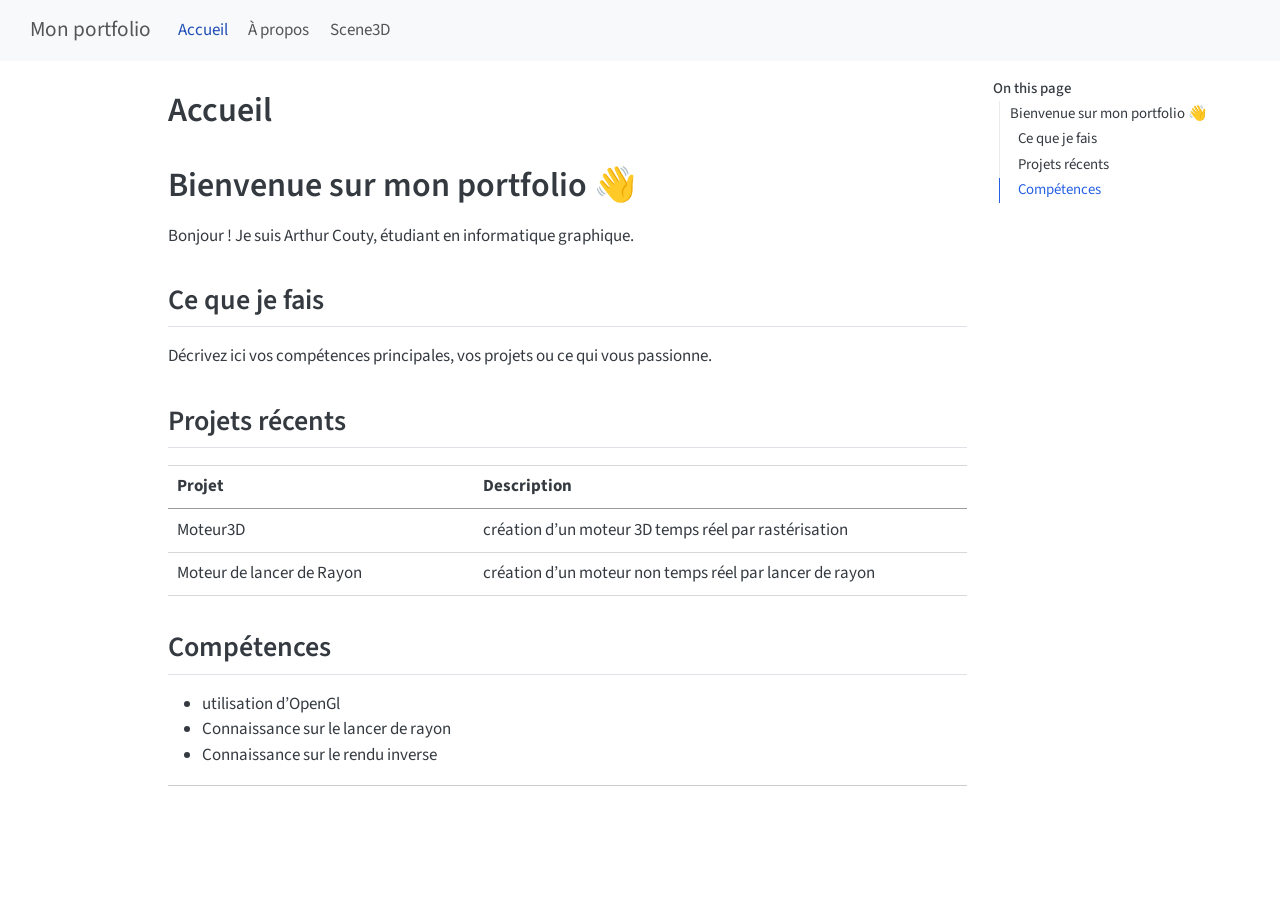
<file: docs/index.html>
<!DOCTYPE html>
<html xmlns="http://www.w3.org/1999/xhtml" lang="en" xml:lang="en"><head>

<meta charset="utf-8">
<meta name="generator" content="quarto-1.9.35">

<meta name="viewport" content="width=device-width, initial-scale=1.0, user-scalable=yes">


<title>Accueil – Mon portfolio</title>
<style>
/* Default styles provided by pandoc.
** See https://pandoc.org/MANUAL.html#variables-for-html for config info.
*/
code{white-space: pre-wrap;}
span.smallcaps{font-variant: small-caps;}
div.columns{display: flex; gap: min(4vw, 1.5em);}
div.column{flex: auto; overflow-x: auto;}
div.hanging-indent{margin-left: 1.5em; text-indent: -1.5em;}
ul.task-list{list-style: none;}
ul.task-list li input[type="checkbox"] {
  width: 0.8em;
  margin: 0 0.8em 0.2em -1em; /* quarto-specific, see https://github.com/quarto-dev/quarto-cli/issues/4556 */ 
  vertical-align: middle;
}
</style>


<script src="site_libs/quarto-nav/quarto-nav.js"></script>
<script src="site_libs/quarto-nav/headroom.min.js"></script>
<script src="site_libs/clipboard/clipboard.min.js"></script>
<script src="site_libs/quarto-html/quarto.js" type="module"></script>
<script src="site_libs/quarto-html/tabsets/tabsets.js" type="module"></script>
<script src="site_libs/quarto-html/popper.min.js"></script>
<script src="site_libs/quarto-html/tippy.umd.min.js"></script>
<script src="site_libs/quarto-html/anchor.min.js"></script>
<link href="site_libs/quarto-html/tippy.css" rel="stylesheet">
<link href="site_libs/quarto-html/quarto-syntax-highlighting-46f66b053e56abd73bb6e954d61a315b.css" rel="stylesheet" id="quarto-text-highlighting-styles">
<script src="site_libs/bootstrap/bootstrap.min.js"></script>
<link href="site_libs/bootstrap/bootstrap-icons.css" rel="stylesheet">
<link href="site_libs/bootstrap/bootstrap-a0f9fd0d421825b736dc1bbcbcba2219.min.css" rel="stylesheet" append-hash="true" id="quarto-bootstrap" data-mode="light">
<script id="quarto-search-options" type="application/json">{
  "language": {
    "search-no-results-text": "No results",
    "search-matching-documents-text": "matching documents",
    "search-copy-link-title": "Copy link to search",
    "search-hide-matches-text": "Hide additional matches",
    "search-more-match-text": "more match in this document",
    "search-more-matches-text": "more matches in this document",
    "search-clear-button-title": "Clear",
    "search-text-placeholder": "",
    "search-detached-cancel-button-title": "Cancel",
    "search-submit-button-title": "Submit",
    "search-label": "Search"
  }
}</script>


</head>

<body class="nav-fixed quarto-light">

<div id="quarto-search-results"></div>
  <header id="quarto-header" class="headroom fixed-top">
    <nav class="navbar navbar-expand-lg " data-bs-theme="dark">
      <div class="navbar-container container-fluid">
      <div class="navbar-brand-container mx-auto">
    <a class="navbar-brand" href="./index.html">
    <span class="navbar-title">Mon portfolio</span>
    </a>
  </div>
          <button class="navbar-toggler" type="button" data-bs-toggle="collapse" data-bs-target="#navbarCollapse" aria-controls="navbarCollapse" role="menu" aria-expanded="false" aria-label="Toggle navigation" onclick="if (window.quartoToggleHeadroom) { window.quartoToggleHeadroom(); }">
  <span class="navbar-toggler-icon"></span>
</button>
          <div class="collapse navbar-collapse" id="navbarCollapse">
            <ul class="navbar-nav navbar-nav-scroll me-auto">
  <li class="nav-item">
    <a class="nav-link active" href="./index.html" aria-current="page"> 
<span class="menu-text">Accueil</span></a>
  </li>  
  <li class="nav-item">
    <a class="nav-link" href="./about.html"> 
<span class="menu-text">À propos</span></a>
  </li>  
  <li class="nav-item">
    <a class="nav-link" href="./scene3D.html"> 
<span class="menu-text">Scene3D</span></a>
  </li>  
</ul>
          </div> <!-- /navcollapse -->
            <div class="quarto-navbar-tools">
</div>
      </div> <!-- /container-fluid -->
    </nav>
</header>
<!-- content -->
<div id="quarto-content" class="quarto-container page-columns page-rows-contents page-layout-article page-navbar">
<!-- sidebar -->
<!-- margin-sidebar -->
    <div id="quarto-margin-sidebar" class="sidebar margin-sidebar">
        <nav id="TOC" role="doc-toc" class="toc-active">
    <h2 id="toc-title">On this page</h2>
   
  <ul>
  <li><a href="#bienvenue-sur-mon-portfolio" id="toc-bienvenue-sur-mon-portfolio" class="nav-link active" data-scroll-target="#bienvenue-sur-mon-portfolio">Bienvenue sur mon portfolio 👋</a>
  <ul class="collapse">
  <li><a href="#ce-que-je-fais" id="toc-ce-que-je-fais" class="nav-link" data-scroll-target="#ce-que-je-fais">Ce que je fais</a></li>
  <li><a href="#projets-récents" id="toc-projets-récents" class="nav-link" data-scroll-target="#projets-récents">Projets récents</a></li>
  <li><a href="#compétences" id="toc-compétences" class="nav-link" data-scroll-target="#compétences">Compétences</a></li>
  </ul></li>
  </ul>
</nav>
    </div>
<!-- main -->
<main class="content" id="quarto-document-content">

<header id="title-block-header" class="quarto-title-block default">
<div class="quarto-title">
<h1 class="title">Accueil</h1>
</div>



<div class="quarto-title-meta">

    
  
    
  </div>
  


</header>


<section id="bienvenue-sur-mon-portfolio" class="level1">
<h1>Bienvenue sur mon portfolio 👋</h1>
<p>Bonjour ! Je suis Arthur Couty, étudiant en informatique graphique.</p>
<section id="ce-que-je-fais" class="level2">
<h2 class="anchored" data-anchor-id="ce-que-je-fais">Ce que je fais</h2>
<p>Décrivez ici vos compétences principales, vos projets ou ce qui vous passionne.</p>
</section>
<section id="projets-récents" class="level2">
<h2 class="anchored" data-anchor-id="projets-récents">Projets récents</h2>
<table class="caption-top table">
<colgroup>
<col style="width: 38%">
<col style="width: 61%">
</colgroup>
<thead>
<tr class="header">
<th>Projet</th>
<th>Description</th>
</tr>
</thead>
<tbody>
<tr class="odd">
<td>Moteur3D</td>
<td>création d’un moteur 3D temps réel par rastérisation</td>
</tr>
<tr class="even">
<td>Moteur de lancer de Rayon</td>
<td>création d’un moteur non temps réel par lancer de rayon</td>
</tr>
</tbody>
</table>
</section>
<section id="compétences" class="level2">
<h2 class="anchored" data-anchor-id="compétences">Compétences</h2>
<ul>
<li>utilisation d’OpenGl</li>
<li>Connaissance sur le lancer de rayon</li>
<li>Connaissance sur le rendu inverse</li>
</ul>
<hr>


</section>
</section>

</main> <!-- /main -->
<script id="quarto-html-after-body" type="application/javascript">
  window.document.addEventListener("DOMContentLoaded", function (event) {
    const icon = "";
    const anchorJS = new window.AnchorJS();
    anchorJS.options = {
      placement: 'right',
      icon: icon
    };
    anchorJS.add('.anchored');
    const isCodeAnnotation = (el) => {
      for (const clz of el.classList) {
        if (clz.startsWith('code-annotation-')) {                     
          return true;
        }
      }
      return false;
    }
    const onCopySuccess = function(e) {
      // button target
      const button = e.trigger;
      // don't keep focus
      button.blur();
      // flash "checked"
      button.classList.add('code-copy-button-checked');
      var currentTitle = button.getAttribute("title");
      button.setAttribute("title", "Copied!");
      let tooltip;
      if (window.bootstrap) {
        button.setAttribute("data-bs-toggle", "tooltip");
        button.setAttribute("data-bs-placement", "left");
        button.setAttribute("data-bs-title", "Copied!");
        tooltip = new bootstrap.Tooltip(button, 
          { trigger: "manual", 
            customClass: "code-copy-button-tooltip",
            offset: [0, -8]});
        tooltip.show();    
      }
      setTimeout(function() {
        if (tooltip) {
          tooltip.hide();
          button.removeAttribute("data-bs-title");
          button.removeAttribute("data-bs-toggle");
          button.removeAttribute("data-bs-placement");
        }
        button.setAttribute("title", currentTitle);
        button.classList.remove('code-copy-button-checked');
      }, 1000);
      // clear code selection
      e.clearSelection();
    }
    const getTextToCopy = function(trigger) {
      const outerScaffold = trigger.parentElement.cloneNode(true);
      const codeEl = outerScaffold.querySelector('code');
      for (const childEl of codeEl.children) {
        if (isCodeAnnotation(childEl)) {
          childEl.remove();
        }
      }
      return codeEl.innerText;
    }
    const clipboard = new window.ClipboardJS('.code-copy-button:not([data-in-quarto-modal])', {
      text: getTextToCopy
    });
    clipboard.on('success', onCopySuccess);
    if (window.document.getElementById('quarto-embedded-source-code-modal')) {
      const clipboardModal = new window.ClipboardJS('.code-copy-button[data-in-quarto-modal]', {
        text: getTextToCopy,
        container: window.document.getElementById('quarto-embedded-source-code-modal')
      });
      clipboardModal.on('success', onCopySuccess);
    }
      var localhostRegex = new RegExp(/^(?:http|https):\/\/localhost\:?[0-9]*\//);
      var mailtoRegex = new RegExp(/^mailto:/);
        var filterRegex = new RegExp('/' + window.location.host + '/');
      var isInternal = (href) => {
          return filterRegex.test(href) || localhostRegex.test(href) || mailtoRegex.test(href);
      }
      // Inspect non-navigation links and adorn them if external
     var links = window.document.querySelectorAll('a[href]:not(.nav-link):not(.navbar-brand):not(.toc-action):not(.sidebar-link):not(.sidebar-item-toggle):not(.pagination-link):not(.no-external):not([aria-hidden]):not(.dropdown-item):not(.quarto-navigation-tool):not(.about-link)');
      for (var i=0; i<links.length; i++) {
        const link = links[i];
        if (!isInternal(link.href)) {
          // undo the damage that might have been done by quarto-nav.js in the case of
          // links that we want to consider external
          if (link.dataset.originalHref !== undefined) {
            link.href = link.dataset.originalHref;
          }
        }
      }
    function tippyHover(el, contentFn, onTriggerFn, onUntriggerFn) {
      const config = {
        allowHTML: true,
        maxWidth: 500,
        delay: 100,
        arrow: false,
        appendTo: function(el) {
            return el.parentElement;
        },
        interactive: true,
        interactiveBorder: 10,
        theme: 'quarto',
        placement: 'bottom-start',
      };
      if (contentFn) {
        config.content = contentFn;
      }
      if (onTriggerFn) {
        config.onTrigger = onTriggerFn;
      }
      if (onUntriggerFn) {
        config.onUntrigger = onUntriggerFn;
      }
      window.tippy(el, config); 
    }
    const noterefs = window.document.querySelectorAll('a[role="doc-noteref"]');
    for (var i=0; i<noterefs.length; i++) {
      const ref = noterefs[i];
      tippyHover(ref, function() {
        // use id or data attribute instead here
        let href = ref.getAttribute('data-footnote-href') || ref.getAttribute('href');
        try { href = new URL(href).hash; } catch {}
        const id = href.replace(/^#\/?/, "");
        const note = window.document.getElementById(id);
        if (note) {
          return note.innerHTML;
        } else {
          return "";
        }
      });
    }
    const xrefs = window.document.querySelectorAll('a.quarto-xref');
    const processXRef = (id, note) => {
      // Strip column container classes
      const stripColumnClz = (el) => {
        el.classList.remove("page-full", "page-columns");
        if (el.children) {
          for (const child of el.children) {
            stripColumnClz(child);
          }
        }
      }
      stripColumnClz(note)
      if (id === null || id.startsWith('sec-')) {
        // Special case sections, only their first couple elements
        const container = document.createElement("div");
        if (note.children && note.children.length > 2) {
          container.appendChild(note.children[0].cloneNode(true));
          for (let i = 1; i < note.children.length; i++) {
            const child = note.children[i];
            if (child.tagName === "P" && child.innerText === "") {
              continue;
            } else {
              container.appendChild(child.cloneNode(true));
              break;
            }
          }
          if (window.Quarto?.typesetMath) {
            window.Quarto.typesetMath(container);
          }
          return container.innerHTML
        } else {
          if (window.Quarto?.typesetMath) {
            window.Quarto.typesetMath(note);
          }
          return note.innerHTML;
        }
      } else {
        // Remove any anchor links if they are present
        const anchorLink = note.querySelector('a.anchorjs-link');
        if (anchorLink) {
          anchorLink.remove();
        }
        if (window.Quarto?.typesetMath) {
          window.Quarto.typesetMath(note);
        }
        if (note.classList.contains("callout")) {
          return note.outerHTML;
        } else {
          return note.innerHTML;
        }
      }
    }
    for (var i=0; i<xrefs.length; i++) {
      const xref = xrefs[i];
      tippyHover(xref, undefined, function(instance) {
        instance.disable();
        let url = xref.getAttribute('href');
        let hash = undefined; 
        if (url.startsWith('#')) {
          hash = url;
        } else {
          try { hash = new URL(url).hash; } catch {}
        }
        if (hash) {
          const id = hash.replace(/^#\/?/, "");
          const note = window.document.getElementById(id);
          if (note !== null) {
            try {
              const html = processXRef(id, note.cloneNode(true));
              instance.setContent(html);
            } finally {
              instance.enable();
              instance.show();
            }
          } else {
            // See if we can fetch this
            fetch(url.split('#')[0])
            .then(res => res.text())
            .then(html => {
              const parser = new DOMParser();
              const htmlDoc = parser.parseFromString(html, "text/html");
              const note = htmlDoc.getElementById(id);
              if (note !== null) {
                const html = processXRef(id, note);
                instance.setContent(html);
              } 
            }).finally(() => {
              instance.enable();
              instance.show();
            });
          }
        } else {
          // See if we can fetch a full url (with no hash to target)
          // This is a special case and we should probably do some content thinning / targeting
          fetch(url)
          .then(res => res.text())
          .then(html => {
            const parser = new DOMParser();
            const htmlDoc = parser.parseFromString(html, "text/html");
            const note = htmlDoc.querySelector('main.content');
            if (note !== null) {
              // This should only happen for chapter cross references
              // (since there is no id in the URL)
              // remove the first header
              if (note.children.length > 0 && note.children[0].tagName === "HEADER") {
                note.children[0].remove();
              }
              const html = processXRef(null, note);
              instance.setContent(html);
            } 
          }).finally(() => {
            instance.enable();
            instance.show();
          });
        }
      }, function(instance) {
      });
    }
        let selectedAnnoteEl;
        const selectorForAnnotation = ( cell, annotation) => {
          let cellAttr = 'data-code-cell="' + cell + '"';
          let lineAttr = 'data-code-annotation="' +  annotation + '"';
          const selector = 'span[' + cellAttr + '][' + lineAttr + ']';
          return selector;
        }
        const selectCodeLines = (annoteEl) => {
          const doc = window.document;
          const targetCell = annoteEl.getAttribute("data-target-cell");
          const targetAnnotation = annoteEl.getAttribute("data-target-annotation");
          const annoteSpan = window.document.querySelector(selectorForAnnotation(targetCell, targetAnnotation));
          const lines = annoteSpan.getAttribute("data-code-lines").split(",");
          const lineIds = lines.map((line) => {
            return targetCell + "-" + line;
          })
          let top = null;
          let height = null;
          let parent = null;
          if (lineIds.length > 0) {
              //compute the position of the single el (top and bottom and make a div)
              const el = window.document.getElementById(lineIds[0]);
              top = el.offsetTop;
              height = el.offsetHeight;
              parent = el.parentElement.parentElement;
            if (lineIds.length > 1) {
              const lastEl = window.document.getElementById(lineIds[lineIds.length - 1]);
              const bottom = lastEl.offsetTop + lastEl.offsetHeight;
              height = bottom - top;
            }
            if (top !== null && height !== null && parent !== null) {
              // cook up a div (if necessary) and position it 
              let div = window.document.getElementById("code-annotation-line-highlight");
              if (div === null) {
                div = window.document.createElement("div");
                div.setAttribute("id", "code-annotation-line-highlight");
                div.style.position = 'absolute';
                parent.appendChild(div);
              }
              div.style.top = top - 2 + "px";
              div.style.height = height + 4 + "px";
              div.style.left = 0;
              let gutterDiv = window.document.getElementById("code-annotation-line-highlight-gutter");
              if (gutterDiv === null) {
                gutterDiv = window.document.createElement("div");
                gutterDiv.setAttribute("id", "code-annotation-line-highlight-gutter");
                gutterDiv.style.position = 'absolute';
                const codeCell = window.document.getElementById(targetCell);
                const gutter = codeCell.querySelector('.code-annotation-gutter');
                gutter.appendChild(gutterDiv);
              }
              gutterDiv.style.top = top - 2 + "px";
              gutterDiv.style.height = height + 4 + "px";
            }
            selectedAnnoteEl = annoteEl;
          }
        };
        const unselectCodeLines = () => {
          const elementsIds = ["code-annotation-line-highlight", "code-annotation-line-highlight-gutter"];
          elementsIds.forEach((elId) => {
            const div = window.document.getElementById(elId);
            if (div) {
              div.remove();
            }
          });
          selectedAnnoteEl = undefined;
        };
          // Handle positioning of the toggle
      window.addEventListener(
        "resize",
        throttle(() => {
          elRect = undefined;
          if (selectedAnnoteEl) {
            selectCodeLines(selectedAnnoteEl);
          }
        }, 10)
      );
      function throttle(fn, ms) {
      let throttle = false;
      let timer;
        return (...args) => {
          if(!throttle) { // first call gets through
              fn.apply(this, args);
              throttle = true;
          } else { // all the others get throttled
              if(timer) clearTimeout(timer); // cancel #2
              timer = setTimeout(() => {
                fn.apply(this, args);
                timer = throttle = false;
              }, ms);
          }
        };
      }
        // Attach click handler to the DT
        const annoteDls = window.document.querySelectorAll('dt[data-target-cell]');
        for (const annoteDlNode of annoteDls) {
          annoteDlNode.addEventListener('click', (event) => {
            const clickedEl = event.target;
            if (clickedEl !== selectedAnnoteEl) {
              unselectCodeLines();
              const activeEl = window.document.querySelector('dt[data-target-cell].code-annotation-active');
              if (activeEl) {
                activeEl.classList.remove('code-annotation-active');
              }
              selectCodeLines(clickedEl);
              clickedEl.classList.add('code-annotation-active');
            } else {
              // Unselect the line
              unselectCodeLines();
              clickedEl.classList.remove('code-annotation-active');
            }
          });
        }
    const findCites = (el) => {
      const parentEl = el.parentElement;
      if (parentEl) {
        const cites = parentEl.dataset.cites;
        if (cites) {
          return {
            el,
            cites: cites.split(' ')
          };
        } else {
          return findCites(el.parentElement)
        }
      } else {
        return undefined;
      }
    };
    var bibliorefs = window.document.querySelectorAll('a[role="doc-biblioref"]');
    for (var i=0; i<bibliorefs.length; i++) {
      const ref = bibliorefs[i];
      const citeInfo = findCites(ref);
      if (citeInfo) {
        tippyHover(citeInfo.el, function() {
          var popup = window.document.createElement('div');
          citeInfo.cites.forEach(function(cite) {
            var citeDiv = window.document.createElement('div');
            citeDiv.classList.add('hanging-indent');
            citeDiv.classList.add('csl-entry');
            var biblioDiv = window.document.getElementById('ref-' + cite);
            if (biblioDiv) {
              citeDiv.innerHTML = biblioDiv.innerHTML;
            }
            popup.appendChild(citeDiv);
          });
          return popup.innerHTML;
        });
      }
    }
  });
  </script>
</div> <!-- /content -->




</body></html>
</file>
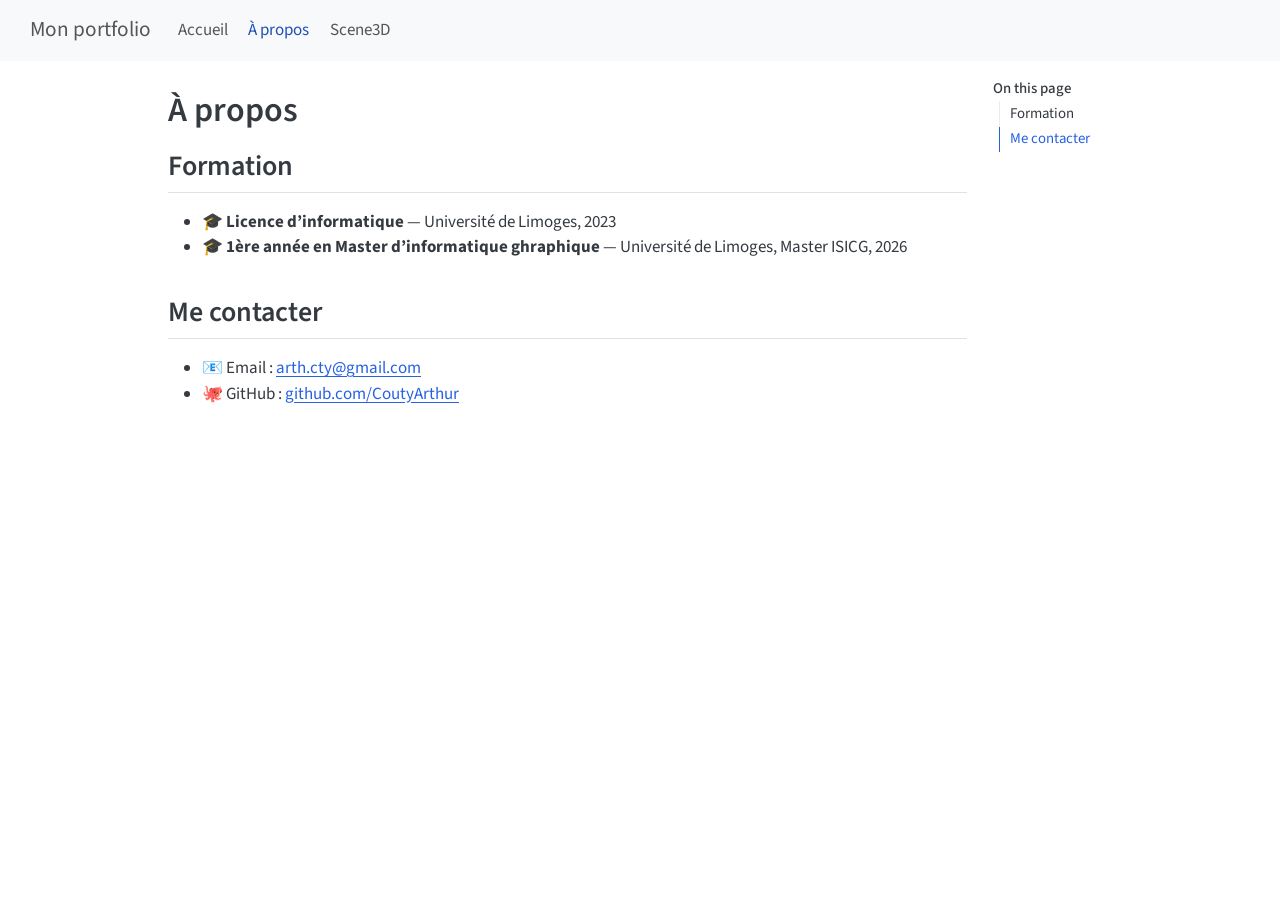
<file: docs/about.html>
<!DOCTYPE html>
<html xmlns="http://www.w3.org/1999/xhtml" lang="en" xml:lang="en"><head>

<meta charset="utf-8">
<meta name="generator" content="quarto-1.9.35">

<meta name="viewport" content="width=device-width, initial-scale=1.0, user-scalable=yes">


<title>À propos – Mon portfolio</title>
<style>
/* Default styles provided by pandoc.
** See https://pandoc.org/MANUAL.html#variables-for-html for config info.
*/
code{white-space: pre-wrap;}
span.smallcaps{font-variant: small-caps;}
div.columns{display: flex; gap: min(4vw, 1.5em);}
div.column{flex: auto; overflow-x: auto;}
div.hanging-indent{margin-left: 1.5em; text-indent: -1.5em;}
ul.task-list{list-style: none;}
ul.task-list li input[type="checkbox"] {
  width: 0.8em;
  margin: 0 0.8em 0.2em -1em; /* quarto-specific, see https://github.com/quarto-dev/quarto-cli/issues/4556 */ 
  vertical-align: middle;
}
</style>


<script src="site_libs/quarto-nav/quarto-nav.js"></script>
<script src="site_libs/quarto-nav/headroom.min.js"></script>
<script src="site_libs/clipboard/clipboard.min.js"></script>
<script src="site_libs/quarto-html/quarto.js" type="module"></script>
<script src="site_libs/quarto-html/tabsets/tabsets.js" type="module"></script>
<script src="site_libs/quarto-html/popper.min.js"></script>
<script src="site_libs/quarto-html/tippy.umd.min.js"></script>
<script src="site_libs/quarto-html/anchor.min.js"></script>
<link href="site_libs/quarto-html/tippy.css" rel="stylesheet">
<link href="site_libs/quarto-html/quarto-syntax-highlighting-46f66b053e56abd73bb6e954d61a315b.css" rel="stylesheet" id="quarto-text-highlighting-styles">
<script src="site_libs/bootstrap/bootstrap.min.js"></script>
<link href="site_libs/bootstrap/bootstrap-icons.css" rel="stylesheet">
<link href="site_libs/bootstrap/bootstrap-a0f9fd0d421825b736dc1bbcbcba2219.min.css" rel="stylesheet" append-hash="true" id="quarto-bootstrap" data-mode="light">
<script id="quarto-search-options" type="application/json">{
  "language": {
    "search-no-results-text": "No results",
    "search-matching-documents-text": "matching documents",
    "search-copy-link-title": "Copy link to search",
    "search-hide-matches-text": "Hide additional matches",
    "search-more-match-text": "more match in this document",
    "search-more-matches-text": "more matches in this document",
    "search-clear-button-title": "Clear",
    "search-text-placeholder": "",
    "search-detached-cancel-button-title": "Cancel",
    "search-submit-button-title": "Submit",
    "search-label": "Search"
  }
}</script>


</head>

<body class="nav-fixed quarto-light">

<div id="quarto-search-results"></div>
  <header id="quarto-header" class="headroom fixed-top">
    <nav class="navbar navbar-expand-lg " data-bs-theme="dark">
      <div class="navbar-container container-fluid">
      <div class="navbar-brand-container mx-auto">
    <a class="navbar-brand" href="./index.html">
    <span class="navbar-title">Mon portfolio</span>
    </a>
  </div>
          <button class="navbar-toggler" type="button" data-bs-toggle="collapse" data-bs-target="#navbarCollapse" aria-controls="navbarCollapse" role="menu" aria-expanded="false" aria-label="Toggle navigation" onclick="if (window.quartoToggleHeadroom) { window.quartoToggleHeadroom(); }">
  <span class="navbar-toggler-icon"></span>
</button>
          <div class="collapse navbar-collapse" id="navbarCollapse">
            <ul class="navbar-nav navbar-nav-scroll me-auto">
  <li class="nav-item">
    <a class="nav-link" href="./index.html"> 
<span class="menu-text">Accueil</span></a>
  </li>  
  <li class="nav-item">
    <a class="nav-link active" href="./about.html" aria-current="page"> 
<span class="menu-text">À propos</span></a>
  </li>  
  <li class="nav-item">
    <a class="nav-link" href="./scene3D.html"> 
<span class="menu-text">Scene3D</span></a>
  </li>  
</ul>
          </div> <!-- /navcollapse -->
            <div class="quarto-navbar-tools">
</div>
      </div> <!-- /container-fluid -->
    </nav>
</header>
<!-- content -->
<div id="quarto-content" class="quarto-container page-columns page-rows-contents page-layout-article page-navbar">
<!-- sidebar -->
<!-- margin-sidebar -->
    <div id="quarto-margin-sidebar" class="sidebar margin-sidebar">
        <nav id="TOC" role="doc-toc" class="toc-active">
    <h2 id="toc-title">On this page</h2>
   
  <ul>
  <li><a href="#formation" id="toc-formation" class="nav-link active" data-scroll-target="#formation">Formation</a></li>
  <li><a href="#me-contacter" id="toc-me-contacter" class="nav-link" data-scroll-target="#me-contacter">Me contacter</a></li>
  </ul>
</nav>
    </div>
<!-- main -->
<main class="content" id="quarto-document-content">

<header id="title-block-header" class="quarto-title-block default">
<div class="quarto-title">
<h1 class="title">À propos</h1>
</div>



<div class="quarto-title-meta">

    
  
    
  </div>
  


</header>


<section id="formation" class="level2">
<h2 class="anchored" data-anchor-id="formation">Formation</h2>
<ul>
<li>🎓 <strong>Licence d’informatique</strong> — Université de Limoges, 2023</li>
<li>🎓 <strong>1ère année en Master d’informatique ghraphique</strong> — Université de Limoges, Master ISICG, 2026</li>
</ul>
</section>
<section id="me-contacter" class="level2">
<h2 class="anchored" data-anchor-id="me-contacter">Me contacter</h2>
<ul>
<li>📧 Email : <a href="mailto:arth.cty@gmail.com">arth.cty@gmail.com</a></li>
<li>🐙 GitHub : <a href="https://github.com">github.com/CoutyArthur</a></li>
</ul>


</section>

</main> <!-- /main -->
<script id="quarto-html-after-body" type="application/javascript">
  window.document.addEventListener("DOMContentLoaded", function (event) {
    const icon = "";
    const anchorJS = new window.AnchorJS();
    anchorJS.options = {
      placement: 'right',
      icon: icon
    };
    anchorJS.add('.anchored');
    const isCodeAnnotation = (el) => {
      for (const clz of el.classList) {
        if (clz.startsWith('code-annotation-')) {                     
          return true;
        }
      }
      return false;
    }
    const onCopySuccess = function(e) {
      // button target
      const button = e.trigger;
      // don't keep focus
      button.blur();
      // flash "checked"
      button.classList.add('code-copy-button-checked');
      var currentTitle = button.getAttribute("title");
      button.setAttribute("title", "Copied!");
      let tooltip;
      if (window.bootstrap) {
        button.setAttribute("data-bs-toggle", "tooltip");
        button.setAttribute("data-bs-placement", "left");
        button.setAttribute("data-bs-title", "Copied!");
        tooltip = new bootstrap.Tooltip(button, 
          { trigger: "manual", 
            customClass: "code-copy-button-tooltip",
            offset: [0, -8]});
        tooltip.show();    
      }
      setTimeout(function() {
        if (tooltip) {
          tooltip.hide();
          button.removeAttribute("data-bs-title");
          button.removeAttribute("data-bs-toggle");
          button.removeAttribute("data-bs-placement");
        }
        button.setAttribute("title", currentTitle);
        button.classList.remove('code-copy-button-checked');
      }, 1000);
      // clear code selection
      e.clearSelection();
    }
    const getTextToCopy = function(trigger) {
      const outerScaffold = trigger.parentElement.cloneNode(true);
      const codeEl = outerScaffold.querySelector('code');
      for (const childEl of codeEl.children) {
        if (isCodeAnnotation(childEl)) {
          childEl.remove();
        }
      }
      return codeEl.innerText;
    }
    const clipboard = new window.ClipboardJS('.code-copy-button:not([data-in-quarto-modal])', {
      text: getTextToCopy
    });
    clipboard.on('success', onCopySuccess);
    if (window.document.getElementById('quarto-embedded-source-code-modal')) {
      const clipboardModal = new window.ClipboardJS('.code-copy-button[data-in-quarto-modal]', {
        text: getTextToCopy,
        container: window.document.getElementById('quarto-embedded-source-code-modal')
      });
      clipboardModal.on('success', onCopySuccess);
    }
      var localhostRegex = new RegExp(/^(?:http|https):\/\/localhost\:?[0-9]*\//);
      var mailtoRegex = new RegExp(/^mailto:/);
        var filterRegex = new RegExp('/' + window.location.host + '/');
      var isInternal = (href) => {
          return filterRegex.test(href) || localhostRegex.test(href) || mailtoRegex.test(href);
      }
      // Inspect non-navigation links and adorn them if external
     var links = window.document.querySelectorAll('a[href]:not(.nav-link):not(.navbar-brand):not(.toc-action):not(.sidebar-link):not(.sidebar-item-toggle):not(.pagination-link):not(.no-external):not([aria-hidden]):not(.dropdown-item):not(.quarto-navigation-tool):not(.about-link)');
      for (var i=0; i<links.length; i++) {
        const link = links[i];
        if (!isInternal(link.href)) {
          // undo the damage that might have been done by quarto-nav.js in the case of
          // links that we want to consider external
          if (link.dataset.originalHref !== undefined) {
            link.href = link.dataset.originalHref;
          }
        }
      }
    function tippyHover(el, contentFn, onTriggerFn, onUntriggerFn) {
      const config = {
        allowHTML: true,
        maxWidth: 500,
        delay: 100,
        arrow: false,
        appendTo: function(el) {
            return el.parentElement;
        },
        interactive: true,
        interactiveBorder: 10,
        theme: 'quarto',
        placement: 'bottom-start',
      };
      if (contentFn) {
        config.content = contentFn;
      }
      if (onTriggerFn) {
        config.onTrigger = onTriggerFn;
      }
      if (onUntriggerFn) {
        config.onUntrigger = onUntriggerFn;
      }
      window.tippy(el, config); 
    }
    const noterefs = window.document.querySelectorAll('a[role="doc-noteref"]');
    for (var i=0; i<noterefs.length; i++) {
      const ref = noterefs[i];
      tippyHover(ref, function() {
        // use id or data attribute instead here
        let href = ref.getAttribute('data-footnote-href') || ref.getAttribute('href');
        try { href = new URL(href).hash; } catch {}
        const id = href.replace(/^#\/?/, "");
        const note = window.document.getElementById(id);
        if (note) {
          return note.innerHTML;
        } else {
          return "";
        }
      });
    }
    const xrefs = window.document.querySelectorAll('a.quarto-xref');
    const processXRef = (id, note) => {
      // Strip column container classes
      const stripColumnClz = (el) => {
        el.classList.remove("page-full", "page-columns");
        if (el.children) {
          for (const child of el.children) {
            stripColumnClz(child);
          }
        }
      }
      stripColumnClz(note)
      if (id === null || id.startsWith('sec-')) {
        // Special case sections, only their first couple elements
        const container = document.createElement("div");
        if (note.children && note.children.length > 2) {
          container.appendChild(note.children[0].cloneNode(true));
          for (let i = 1; i < note.children.length; i++) {
            const child = note.children[i];
            if (child.tagName === "P" && child.innerText === "") {
              continue;
            } else {
              container.appendChild(child.cloneNode(true));
              break;
            }
          }
          if (window.Quarto?.typesetMath) {
            window.Quarto.typesetMath(container);
          }
          return container.innerHTML
        } else {
          if (window.Quarto?.typesetMath) {
            window.Quarto.typesetMath(note);
          }
          return note.innerHTML;
        }
      } else {
        // Remove any anchor links if they are present
        const anchorLink = note.querySelector('a.anchorjs-link');
        if (anchorLink) {
          anchorLink.remove();
        }
        if (window.Quarto?.typesetMath) {
          window.Quarto.typesetMath(note);
        }
        if (note.classList.contains("callout")) {
          return note.outerHTML;
        } else {
          return note.innerHTML;
        }
      }
    }
    for (var i=0; i<xrefs.length; i++) {
      const xref = xrefs[i];
      tippyHover(xref, undefined, function(instance) {
        instance.disable();
        let url = xref.getAttribute('href');
        let hash = undefined; 
        if (url.startsWith('#')) {
          hash = url;
        } else {
          try { hash = new URL(url).hash; } catch {}
        }
        if (hash) {
          const id = hash.replace(/^#\/?/, "");
          const note = window.document.getElementById(id);
          if (note !== null) {
            try {
              const html = processXRef(id, note.cloneNode(true));
              instance.setContent(html);
            } finally {
              instance.enable();
              instance.show();
            }
          } else {
            // See if we can fetch this
            fetch(url.split('#')[0])
            .then(res => res.text())
            .then(html => {
              const parser = new DOMParser();
              const htmlDoc = parser.parseFromString(html, "text/html");
              const note = htmlDoc.getElementById(id);
              if (note !== null) {
                const html = processXRef(id, note);
                instance.setContent(html);
              } 
            }).finally(() => {
              instance.enable();
              instance.show();
            });
          }
        } else {
          // See if we can fetch a full url (with no hash to target)
          // This is a special case and we should probably do some content thinning / targeting
          fetch(url)
          .then(res => res.text())
          .then(html => {
            const parser = new DOMParser();
            const htmlDoc = parser.parseFromString(html, "text/html");
            const note = htmlDoc.querySelector('main.content');
            if (note !== null) {
              // This should only happen for chapter cross references
              // (since there is no id in the URL)
              // remove the first header
              if (note.children.length > 0 && note.children[0].tagName === "HEADER") {
                note.children[0].remove();
              }
              const html = processXRef(null, note);
              instance.setContent(html);
            } 
          }).finally(() => {
            instance.enable();
            instance.show();
          });
        }
      }, function(instance) {
      });
    }
        let selectedAnnoteEl;
        const selectorForAnnotation = ( cell, annotation) => {
          let cellAttr = 'data-code-cell="' + cell + '"';
          let lineAttr = 'data-code-annotation="' +  annotation + '"';
          const selector = 'span[' + cellAttr + '][' + lineAttr + ']';
          return selector;
        }
        const selectCodeLines = (annoteEl) => {
          const doc = window.document;
          const targetCell = annoteEl.getAttribute("data-target-cell");
          const targetAnnotation = annoteEl.getAttribute("data-target-annotation");
          const annoteSpan = window.document.querySelector(selectorForAnnotation(targetCell, targetAnnotation));
          const lines = annoteSpan.getAttribute("data-code-lines").split(",");
          const lineIds = lines.map((line) => {
            return targetCell + "-" + line;
          })
          let top = null;
          let height = null;
          let parent = null;
          if (lineIds.length > 0) {
              //compute the position of the single el (top and bottom and make a div)
              const el = window.document.getElementById(lineIds[0]);
              top = el.offsetTop;
              height = el.offsetHeight;
              parent = el.parentElement.parentElement;
            if (lineIds.length > 1) {
              const lastEl = window.document.getElementById(lineIds[lineIds.length - 1]);
              const bottom = lastEl.offsetTop + lastEl.offsetHeight;
              height = bottom - top;
            }
            if (top !== null && height !== null && parent !== null) {
              // cook up a div (if necessary) and position it 
              let div = window.document.getElementById("code-annotation-line-highlight");
              if (div === null) {
                div = window.document.createElement("div");
                div.setAttribute("id", "code-annotation-line-highlight");
                div.style.position = 'absolute';
                parent.appendChild(div);
              }
              div.style.top = top - 2 + "px";
              div.style.height = height + 4 + "px";
              div.style.left = 0;
              let gutterDiv = window.document.getElementById("code-annotation-line-highlight-gutter");
              if (gutterDiv === null) {
                gutterDiv = window.document.createElement("div");
                gutterDiv.setAttribute("id", "code-annotation-line-highlight-gutter");
                gutterDiv.style.position = 'absolute';
                const codeCell = window.document.getElementById(targetCell);
                const gutter = codeCell.querySelector('.code-annotation-gutter');
                gutter.appendChild(gutterDiv);
              }
              gutterDiv.style.top = top - 2 + "px";
              gutterDiv.style.height = height + 4 + "px";
            }
            selectedAnnoteEl = annoteEl;
          }
        };
        const unselectCodeLines = () => {
          const elementsIds = ["code-annotation-line-highlight", "code-annotation-line-highlight-gutter"];
          elementsIds.forEach((elId) => {
            const div = window.document.getElementById(elId);
            if (div) {
              div.remove();
            }
          });
          selectedAnnoteEl = undefined;
        };
          // Handle positioning of the toggle
      window.addEventListener(
        "resize",
        throttle(() => {
          elRect = undefined;
          if (selectedAnnoteEl) {
            selectCodeLines(selectedAnnoteEl);
          }
        }, 10)
      );
      function throttle(fn, ms) {
      let throttle = false;
      let timer;
        return (...args) => {
          if(!throttle) { // first call gets through
              fn.apply(this, args);
              throttle = true;
          } else { // all the others get throttled
              if(timer) clearTimeout(timer); // cancel #2
              timer = setTimeout(() => {
                fn.apply(this, args);
                timer = throttle = false;
              }, ms);
          }
        };
      }
        // Attach click handler to the DT
        const annoteDls = window.document.querySelectorAll('dt[data-target-cell]');
        for (const annoteDlNode of annoteDls) {
          annoteDlNode.addEventListener('click', (event) => {
            const clickedEl = event.target;
            if (clickedEl !== selectedAnnoteEl) {
              unselectCodeLines();
              const activeEl = window.document.querySelector('dt[data-target-cell].code-annotation-active');
              if (activeEl) {
                activeEl.classList.remove('code-annotation-active');
              }
              selectCodeLines(clickedEl);
              clickedEl.classList.add('code-annotation-active');
            } else {
              // Unselect the line
              unselectCodeLines();
              clickedEl.classList.remove('code-annotation-active');
            }
          });
        }
    const findCites = (el) => {
      const parentEl = el.parentElement;
      if (parentEl) {
        const cites = parentEl.dataset.cites;
        if (cites) {
          return {
            el,
            cites: cites.split(' ')
          };
        } else {
          return findCites(el.parentElement)
        }
      } else {
        return undefined;
      }
    };
    var bibliorefs = window.document.querySelectorAll('a[role="doc-biblioref"]');
    for (var i=0; i<bibliorefs.length; i++) {
      const ref = bibliorefs[i];
      const citeInfo = findCites(ref);
      if (citeInfo) {
        tippyHover(citeInfo.el, function() {
          var popup = window.document.createElement('div');
          citeInfo.cites.forEach(function(cite) {
            var citeDiv = window.document.createElement('div');
            citeDiv.classList.add('hanging-indent');
            citeDiv.classList.add('csl-entry');
            var biblioDiv = window.document.getElementById('ref-' + cite);
            if (biblioDiv) {
              citeDiv.innerHTML = biblioDiv.innerHTML;
            }
            popup.appendChild(citeDiv);
          });
          return popup.innerHTML;
        });
      }
    }
  });
  </script>
</div> <!-- /content -->




</body></html>
</file>
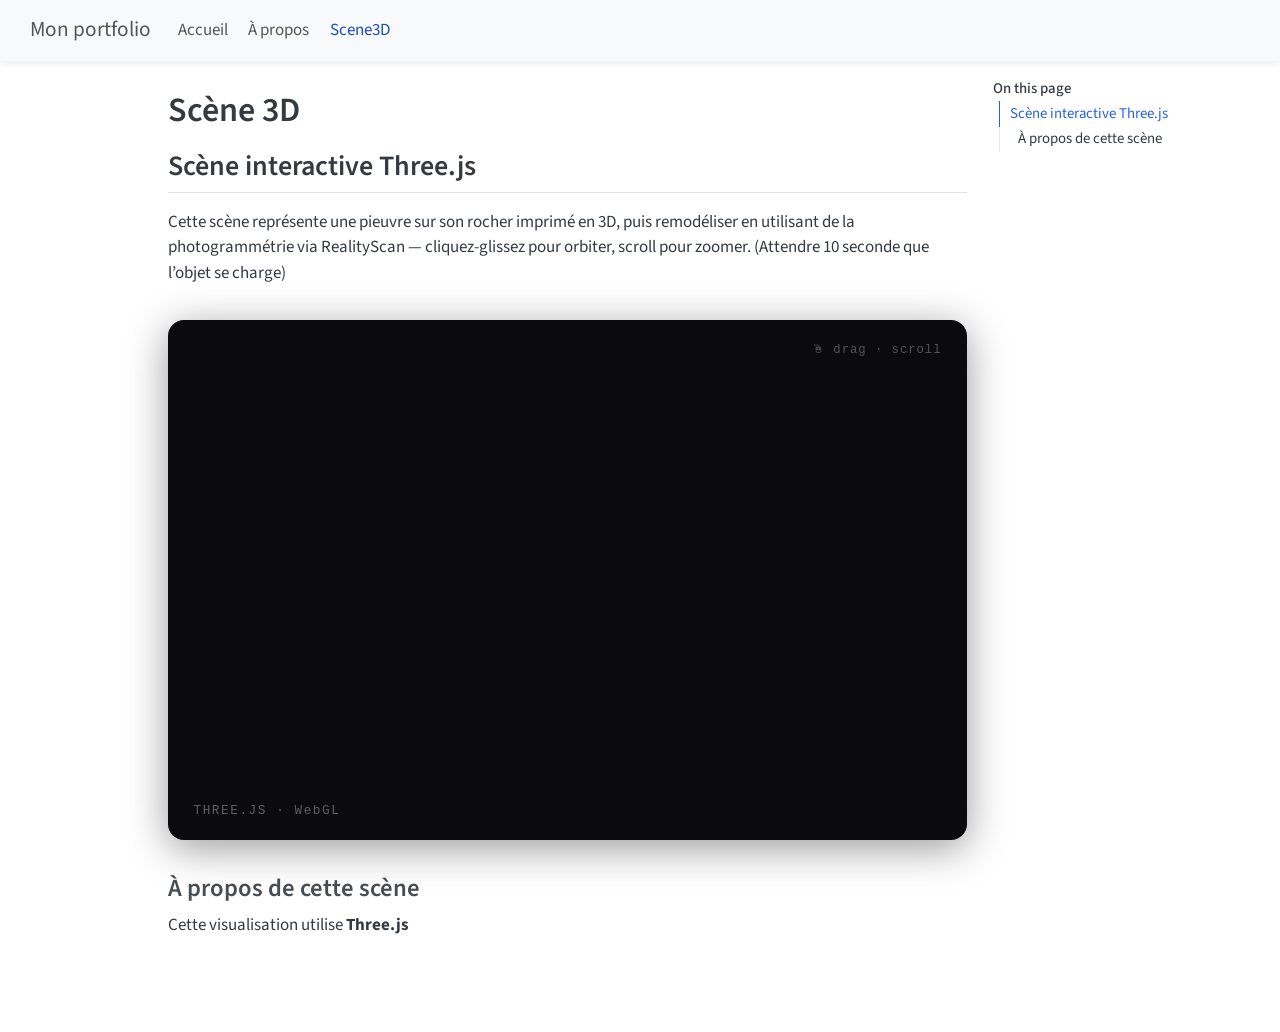
<file: docs/scene3D.html>
<!DOCTYPE html>
<html xmlns="http://www.w3.org/1999/xhtml" lang="en" xml:lang="en"><head>

<meta charset="utf-8">
<meta name="generator" content="quarto-1.9.35">

<meta name="viewport" content="width=device-width, initial-scale=1.0, user-scalable=yes">


<title>Scène 3D – Mon portfolio</title>
<style>
/* Default styles provided by pandoc.
** See https://pandoc.org/MANUAL.html#variables-for-html for config info.
*/
code{white-space: pre-wrap;}
span.smallcaps{font-variant: small-caps;}
div.columns{display: flex; gap: min(4vw, 1.5em);}
div.column{flex: auto; overflow-x: auto;}
div.hanging-indent{margin-left: 1.5em; text-indent: -1.5em;}
ul.task-list{list-style: none;}
ul.task-list li input[type="checkbox"] {
  width: 0.8em;
  margin: 0 0.8em 0.2em -1em; /* quarto-specific, see https://github.com/quarto-dev/quarto-cli/issues/4556 */ 
  vertical-align: middle;
}
</style>


<script src="site_libs/quarto-nav/quarto-nav.js"></script>
<script src="site_libs/quarto-nav/headroom.min.js"></script>
<script src="site_libs/clipboard/clipboard.min.js"></script>
<script src="site_libs/quarto-html/quarto.js" type="module"></script>
<script src="site_libs/quarto-html/tabsets/tabsets.js" type="module"></script>
<script src="site_libs/quarto-html/popper.min.js"></script>
<script src="site_libs/quarto-html/tippy.umd.min.js"></script>
<script src="site_libs/quarto-html/anchor.min.js"></script>
<link href="site_libs/quarto-html/tippy.css" rel="stylesheet">
<link href="site_libs/quarto-html/quarto-syntax-highlighting-46f66b053e56abd73bb6e954d61a315b.css" rel="stylesheet" id="quarto-text-highlighting-styles">
<script src="site_libs/bootstrap/bootstrap.min.js"></script>
<link href="site_libs/bootstrap/bootstrap-icons.css" rel="stylesheet">
<link href="site_libs/bootstrap/bootstrap-a0f9fd0d421825b736dc1bbcbcba2219.min.css" rel="stylesheet" append-hash="true" id="quarto-bootstrap" data-mode="light">
<script id="quarto-search-options" type="application/json">{
  "language": {
    "search-no-results-text": "No results",
    "search-matching-documents-text": "matching documents",
    "search-copy-link-title": "Copy link to search",
    "search-hide-matches-text": "Hide additional matches",
    "search-more-match-text": "more match in this document",
    "search-more-matches-text": "more matches in this document",
    "search-clear-button-title": "Clear",
    "search-text-placeholder": "",
    "search-detached-cancel-button-title": "Cancel",
    "search-submit-button-title": "Submit",
    "search-label": "Search"
  }
}</script>
<style>
  #scene-container {
    width: 100%;
    height: 520px;
    background: #0a0a0f;
    border-radius: 16px;
    overflow: hidden;
    position: relative;
    box-shadow: 0 8px 40px rgba(0,0,0,0.4);
    margin: 2rem 0;
  }
  #scene-container canvas {
    display: block;
  }
  .scene-label {
    position: absolute;
    bottom: 1.2rem;
    left: 1.5rem;
    color: rgba(255,255,255,0.35);
    font-family: 'Courier New', monospace;
    font-size: 0.75rem;
    letter-spacing: 0.12em;
    pointer-events: none;
  }
  .controls-hint {
    position: absolute;
    top: 1.2rem;
    right: 1.5rem;
    color: rgba(255,255,255,0.3);
    font-size: 0.72rem;
    font-family: 'Courier New', monospace;
    letter-spacing: 0.08em;
    pointer-events: none;
  }
</style>


<link rel="stylesheet" href="style.css">
</head>

<body class="nav-fixed quarto-light">

<div id="quarto-search-results"></div>
  <header id="quarto-header" class="headroom fixed-top">
    <nav class="navbar navbar-expand-lg " data-bs-theme="dark">
      <div class="navbar-container container-fluid">
      <div class="navbar-brand-container mx-auto">
    <a class="navbar-brand" href="./index.html">
    <span class="navbar-title">Mon portfolio</span>
    </a>
  </div>
          <button class="navbar-toggler" type="button" data-bs-toggle="collapse" data-bs-target="#navbarCollapse" aria-controls="navbarCollapse" role="menu" aria-expanded="false" aria-label="Toggle navigation" onclick="if (window.quartoToggleHeadroom) { window.quartoToggleHeadroom(); }">
  <span class="navbar-toggler-icon"></span>
</button>
          <div class="collapse navbar-collapse" id="navbarCollapse">
            <ul class="navbar-nav navbar-nav-scroll me-auto">
  <li class="nav-item">
    <a class="nav-link" href="./index.html"> 
<span class="menu-text">Accueil</span></a>
  </li>  
  <li class="nav-item">
    <a class="nav-link" href="./about.html"> 
<span class="menu-text">À propos</span></a>
  </li>  
  <li class="nav-item">
    <a class="nav-link active" href="./scene3D.html" aria-current="page"> 
<span class="menu-text">Scene3D</span></a>
  </li>  
</ul>
          </div> <!-- /navcollapse -->
            <div class="quarto-navbar-tools">
</div>
      </div> <!-- /container-fluid -->
    </nav>
</header>
<!-- content -->
<div id="quarto-content" class="quarto-container page-columns page-rows-contents page-layout-article page-navbar">
<!-- sidebar -->
<!-- margin-sidebar -->
    <div id="quarto-margin-sidebar" class="sidebar margin-sidebar">
        <nav id="TOC" role="doc-toc" class="toc-active">
    <h2 id="toc-title">On this page</h2>
   
  <ul>
  <li><a href="#scène-interactive-three.js" id="toc-scène-interactive-three.js" class="nav-link active" data-scroll-target="#scène-interactive-three.js">Scène interactive Three.js</a>
  <ul class="collapse">
  <li><a href="#à-propos-de-cette-scène" id="toc-à-propos-de-cette-scène" class="nav-link" data-scroll-target="#à-propos-de-cette-scène">À propos de cette scène</a></li>
  </ul></li>
  </ul>
</nav>
    </div>
<!-- main -->
<main class="content" id="quarto-document-content">

<header id="title-block-header" class="quarto-title-block default">
<div class="quarto-title">
<h1 class="title">Scène 3D</h1>
</div>



<div class="quarto-title-meta">

    
  
    
  </div>
  


</header>


<section id="scène-interactive-three.js" class="level2">
<h2 class="anchored" data-anchor-id="scène-interactive-three.js">Scène interactive Three.js</h2>
<p>Cette scène représente une pieuvre sur son rocher imprimé en 3D, puis remodéliser en utilisant de la photogrammétrie via RealityScan — cliquez-glissez pour orbiter, scroll pour zoomer. (Attendre 10 seconde que l’objet se charge)</p>
<div id="scene-container">
<p><span class="scene-label">THREE.JS · WebGL</span> <span class="controls-hint">🖱 drag · scroll</span></p>
</div>
<script type="importmap">
{
  "imports": {
    "three": "https://esm.sh/three@0.161.0",
    "three/addons/": "https://esm.sh/three@0.161.0/examples/jsm/"
  }
}
</script>
<script type="module" src="scene.js"></script>
<section id="à-propos-de-cette-scène" class="level3">
<h3 class="anchored" data-anchor-id="à-propos-de-cette-scène">À propos de cette scène</h3>
<p>Cette visualisation utilise <strong>Three.js</strong></p>


</section>
</section>

</main> <!-- /main -->
<script id="quarto-html-after-body" type="application/javascript">
  window.document.addEventListener("DOMContentLoaded", function (event) {
    const icon = "";
    const anchorJS = new window.AnchorJS();
    anchorJS.options = {
      placement: 'right',
      icon: icon
    };
    anchorJS.add('.anchored');
    const isCodeAnnotation = (el) => {
      for (const clz of el.classList) {
        if (clz.startsWith('code-annotation-')) {                     
          return true;
        }
      }
      return false;
    }
    const onCopySuccess = function(e) {
      // button target
      const button = e.trigger;
      // don't keep focus
      button.blur();
      // flash "checked"
      button.classList.add('code-copy-button-checked');
      var currentTitle = button.getAttribute("title");
      button.setAttribute("title", "Copied!");
      let tooltip;
      if (window.bootstrap) {
        button.setAttribute("data-bs-toggle", "tooltip");
        button.setAttribute("data-bs-placement", "left");
        button.setAttribute("data-bs-title", "Copied!");
        tooltip = new bootstrap.Tooltip(button, 
          { trigger: "manual", 
            customClass: "code-copy-button-tooltip",
            offset: [0, -8]});
        tooltip.show();    
      }
      setTimeout(function() {
        if (tooltip) {
          tooltip.hide();
          button.removeAttribute("data-bs-title");
          button.removeAttribute("data-bs-toggle");
          button.removeAttribute("data-bs-placement");
        }
        button.setAttribute("title", currentTitle);
        button.classList.remove('code-copy-button-checked');
      }, 1000);
      // clear code selection
      e.clearSelection();
    }
    const getTextToCopy = function(trigger) {
      const outerScaffold = trigger.parentElement.cloneNode(true);
      const codeEl = outerScaffold.querySelector('code');
      for (const childEl of codeEl.children) {
        if (isCodeAnnotation(childEl)) {
          childEl.remove();
        }
      }
      return codeEl.innerText;
    }
    const clipboard = new window.ClipboardJS('.code-copy-button:not([data-in-quarto-modal])', {
      text: getTextToCopy
    });
    clipboard.on('success', onCopySuccess);
    if (window.document.getElementById('quarto-embedded-source-code-modal')) {
      const clipboardModal = new window.ClipboardJS('.code-copy-button[data-in-quarto-modal]', {
        text: getTextToCopy,
        container: window.document.getElementById('quarto-embedded-source-code-modal')
      });
      clipboardModal.on('success', onCopySuccess);
    }
      var localhostRegex = new RegExp(/^(?:http|https):\/\/localhost\:?[0-9]*\//);
      var mailtoRegex = new RegExp(/^mailto:/);
        var filterRegex = new RegExp('/' + window.location.host + '/');
      var isInternal = (href) => {
          return filterRegex.test(href) || localhostRegex.test(href) || mailtoRegex.test(href);
      }
      // Inspect non-navigation links and adorn them if external
     var links = window.document.querySelectorAll('a[href]:not(.nav-link):not(.navbar-brand):not(.toc-action):not(.sidebar-link):not(.sidebar-item-toggle):not(.pagination-link):not(.no-external):not([aria-hidden]):not(.dropdown-item):not(.quarto-navigation-tool):not(.about-link)');
      for (var i=0; i<links.length; i++) {
        const link = links[i];
        if (!isInternal(link.href)) {
          // undo the damage that might have been done by quarto-nav.js in the case of
          // links that we want to consider external
          if (link.dataset.originalHref !== undefined) {
            link.href = link.dataset.originalHref;
          }
        }
      }
    function tippyHover(el, contentFn, onTriggerFn, onUntriggerFn) {
      const config = {
        allowHTML: true,
        maxWidth: 500,
        delay: 100,
        arrow: false,
        appendTo: function(el) {
            return el.parentElement;
        },
        interactive: true,
        interactiveBorder: 10,
        theme: 'quarto',
        placement: 'bottom-start',
      };
      if (contentFn) {
        config.content = contentFn;
      }
      if (onTriggerFn) {
        config.onTrigger = onTriggerFn;
      }
      if (onUntriggerFn) {
        config.onUntrigger = onUntriggerFn;
      }
      window.tippy(el, config); 
    }
    const noterefs = window.document.querySelectorAll('a[role="doc-noteref"]');
    for (var i=0; i<noterefs.length; i++) {
      const ref = noterefs[i];
      tippyHover(ref, function() {
        // use id or data attribute instead here
        let href = ref.getAttribute('data-footnote-href') || ref.getAttribute('href');
        try { href = new URL(href).hash; } catch {}
        const id = href.replace(/^#\/?/, "");
        const note = window.document.getElementById(id);
        if (note) {
          return note.innerHTML;
        } else {
          return "";
        }
      });
    }
    const xrefs = window.document.querySelectorAll('a.quarto-xref');
    const processXRef = (id, note) => {
      // Strip column container classes
      const stripColumnClz = (el) => {
        el.classList.remove("page-full", "page-columns");
        if (el.children) {
          for (const child of el.children) {
            stripColumnClz(child);
          }
        }
      }
      stripColumnClz(note)
      if (id === null || id.startsWith('sec-')) {
        // Special case sections, only their first couple elements
        const container = document.createElement("div");
        if (note.children && note.children.length > 2) {
          container.appendChild(note.children[0].cloneNode(true));
          for (let i = 1; i < note.children.length; i++) {
            const child = note.children[i];
            if (child.tagName === "P" && child.innerText === "") {
              continue;
            } else {
              container.appendChild(child.cloneNode(true));
              break;
            }
          }
          if (window.Quarto?.typesetMath) {
            window.Quarto.typesetMath(container);
          }
          return container.innerHTML
        } else {
          if (window.Quarto?.typesetMath) {
            window.Quarto.typesetMath(note);
          }
          return note.innerHTML;
        }
      } else {
        // Remove any anchor links if they are present
        const anchorLink = note.querySelector('a.anchorjs-link');
        if (anchorLink) {
          anchorLink.remove();
        }
        if (window.Quarto?.typesetMath) {
          window.Quarto.typesetMath(note);
        }
        if (note.classList.contains("callout")) {
          return note.outerHTML;
        } else {
          return note.innerHTML;
        }
      }
    }
    for (var i=0; i<xrefs.length; i++) {
      const xref = xrefs[i];
      tippyHover(xref, undefined, function(instance) {
        instance.disable();
        let url = xref.getAttribute('href');
        let hash = undefined; 
        if (url.startsWith('#')) {
          hash = url;
        } else {
          try { hash = new URL(url).hash; } catch {}
        }
        if (hash) {
          const id = hash.replace(/^#\/?/, "");
          const note = window.document.getElementById(id);
          if (note !== null) {
            try {
              const html = processXRef(id, note.cloneNode(true));
              instance.setContent(html);
            } finally {
              instance.enable();
              instance.show();
            }
          } else {
            // See if we can fetch this
            fetch(url.split('#')[0])
            .then(res => res.text())
            .then(html => {
              const parser = new DOMParser();
              const htmlDoc = parser.parseFromString(html, "text/html");
              const note = htmlDoc.getElementById(id);
              if (note !== null) {
                const html = processXRef(id, note);
                instance.setContent(html);
              } 
            }).finally(() => {
              instance.enable();
              instance.show();
            });
          }
        } else {
          // See if we can fetch a full url (with no hash to target)
          // This is a special case and we should probably do some content thinning / targeting
          fetch(url)
          .then(res => res.text())
          .then(html => {
            const parser = new DOMParser();
            const htmlDoc = parser.parseFromString(html, "text/html");
            const note = htmlDoc.querySelector('main.content');
            if (note !== null) {
              // This should only happen for chapter cross references
              // (since there is no id in the URL)
              // remove the first header
              if (note.children.length > 0 && note.children[0].tagName === "HEADER") {
                note.children[0].remove();
              }
              const html = processXRef(null, note);
              instance.setContent(html);
            } 
          }).finally(() => {
            instance.enable();
            instance.show();
          });
        }
      }, function(instance) {
      });
    }
        let selectedAnnoteEl;
        const selectorForAnnotation = ( cell, annotation) => {
          let cellAttr = 'data-code-cell="' + cell + '"';
          let lineAttr = 'data-code-annotation="' +  annotation + '"';
          const selector = 'span[' + cellAttr + '][' + lineAttr + ']';
          return selector;
        }
        const selectCodeLines = (annoteEl) => {
          const doc = window.document;
          const targetCell = annoteEl.getAttribute("data-target-cell");
          const targetAnnotation = annoteEl.getAttribute("data-target-annotation");
          const annoteSpan = window.document.querySelector(selectorForAnnotation(targetCell, targetAnnotation));
          const lines = annoteSpan.getAttribute("data-code-lines").split(",");
          const lineIds = lines.map((line) => {
            return targetCell + "-" + line;
          })
          let top = null;
          let height = null;
          let parent = null;
          if (lineIds.length > 0) {
              //compute the position of the single el (top and bottom and make a div)
              const el = window.document.getElementById(lineIds[0]);
              top = el.offsetTop;
              height = el.offsetHeight;
              parent = el.parentElement.parentElement;
            if (lineIds.length > 1) {
              const lastEl = window.document.getElementById(lineIds[lineIds.length - 1]);
              const bottom = lastEl.offsetTop + lastEl.offsetHeight;
              height = bottom - top;
            }
            if (top !== null && height !== null && parent !== null) {
              // cook up a div (if necessary) and position it 
              let div = window.document.getElementById("code-annotation-line-highlight");
              if (div === null) {
                div = window.document.createElement("div");
                div.setAttribute("id", "code-annotation-line-highlight");
                div.style.position = 'absolute';
                parent.appendChild(div);
              }
              div.style.top = top - 2 + "px";
              div.style.height = height + 4 + "px";
              div.style.left = 0;
              let gutterDiv = window.document.getElementById("code-annotation-line-highlight-gutter");
              if (gutterDiv === null) {
                gutterDiv = window.document.createElement("div");
                gutterDiv.setAttribute("id", "code-annotation-line-highlight-gutter");
                gutterDiv.style.position = 'absolute';
                const codeCell = window.document.getElementById(targetCell);
                const gutter = codeCell.querySelector('.code-annotation-gutter');
                gutter.appendChild(gutterDiv);
              }
              gutterDiv.style.top = top - 2 + "px";
              gutterDiv.style.height = height + 4 + "px";
            }
            selectedAnnoteEl = annoteEl;
          }
        };
        const unselectCodeLines = () => {
          const elementsIds = ["code-annotation-line-highlight", "code-annotation-line-highlight-gutter"];
          elementsIds.forEach((elId) => {
            const div = window.document.getElementById(elId);
            if (div) {
              div.remove();
            }
          });
          selectedAnnoteEl = undefined;
        };
          // Handle positioning of the toggle
      window.addEventListener(
        "resize",
        throttle(() => {
          elRect = undefined;
          if (selectedAnnoteEl) {
            selectCodeLines(selectedAnnoteEl);
          }
        }, 10)
      );
      function throttle(fn, ms) {
      let throttle = false;
      let timer;
        return (...args) => {
          if(!throttle) { // first call gets through
              fn.apply(this, args);
              throttle = true;
          } else { // all the others get throttled
              if(timer) clearTimeout(timer); // cancel #2
              timer = setTimeout(() => {
                fn.apply(this, args);
                timer = throttle = false;
              }, ms);
          }
        };
      }
        // Attach click handler to the DT
        const annoteDls = window.document.querySelectorAll('dt[data-target-cell]');
        for (const annoteDlNode of annoteDls) {
          annoteDlNode.addEventListener('click', (event) => {
            const clickedEl = event.target;
            if (clickedEl !== selectedAnnoteEl) {
              unselectCodeLines();
              const activeEl = window.document.querySelector('dt[data-target-cell].code-annotation-active');
              if (activeEl) {
                activeEl.classList.remove('code-annotation-active');
              }
              selectCodeLines(clickedEl);
              clickedEl.classList.add('code-annotation-active');
            } else {
              // Unselect the line
              unselectCodeLines();
              clickedEl.classList.remove('code-annotation-active');
            }
          });
        }
    const findCites = (el) => {
      const parentEl = el.parentElement;
      if (parentEl) {
        const cites = parentEl.dataset.cites;
        if (cites) {
          return {
            el,
            cites: cites.split(' ')
          };
        } else {
          return findCites(el.parentElement)
        }
      } else {
        return undefined;
      }
    };
    var bibliorefs = window.document.querySelectorAll('a[role="doc-biblioref"]');
    for (var i=0; i<bibliorefs.length; i++) {
      const ref = bibliorefs[i];
      const citeInfo = findCites(ref);
      if (citeInfo) {
        tippyHover(citeInfo.el, function() {
          var popup = window.document.createElement('div');
          citeInfo.cites.forEach(function(cite) {
            var citeDiv = window.document.createElement('div');
            citeDiv.classList.add('hanging-indent');
            citeDiv.classList.add('csl-entry');
            var biblioDiv = window.document.getElementById('ref-' + cite);
            if (biblioDiv) {
              citeDiv.innerHTML = biblioDiv.innerHTML;
            }
            popup.appendChild(citeDiv);
          });
          return popup.innerHTML;
        });
      }
    }
  });
  </script>
</div> <!-- /content -->




</body></html>
</file>
<file: docs/site_libs/quarto-html/tippy.css>
.tippy-box[data-animation=fade][data-state=hidden]{opacity:0}[data-tippy-root]{max-width:calc(100vw - 10px)}.tippy-box{position:relative;background-color:#333;color:#fff;border-radius:4px;font-size:14px;line-height:1.4;white-space:normal;outline:0;transition-property:transform,visibility,opacity}.tippy-box[data-placement^=top]>.tippy-arrow{bottom:0}.tippy-box[data-placement^=top]>.tippy-arrow:before{bottom:-7px;left:0;border-width:8px 8px 0;border-top-color:initial;transform-origin:center top}.tippy-box[data-placement^=bottom]>.tippy-arrow{top:0}.tippy-box[data-placement^=bottom]>.tippy-arrow:before{top:-7px;left:0;border-width:0 8px 8px;border-bottom-color:initial;transform-origin:center bottom}.tippy-box[data-placement^=left]>.tippy-arrow{right:0}.tippy-box[data-placement^=left]>.tippy-arrow:before{border-width:8px 0 8px 8px;border-left-color:initial;right:-7px;transform-origin:center left}.tippy-box[data-placement^=right]>.tippy-arrow{left:0}.tippy-box[data-placement^=right]>.tippy-arrow:before{left:-7px;border-width:8px 8px 8px 0;border-right-color:initial;transform-origin:center right}.tippy-box[data-inertia][data-state=visible]{transition-timing-function:cubic-bezier(.54,1.5,.38,1.11)}.tippy-arrow{width:16px;height:16px;color:#333}.tippy-arrow:before{content:"";position:absolute;border-color:transparent;border-style:solid}.tippy-content{position:relative;padding:5px 9px;z-index:1}
</file>
<file: docs/site_libs/quarto-html/quarto-syntax-highlighting-46f66b053e56abd73bb6e954d61a315b.css>
/* quarto syntax highlight colors */
:root {
  --quarto-hl-ot-color: #003B4F;
  --quarto-hl-at-color: #657422;
  --quarto-hl-ss-color: #20794D;
  --quarto-hl-an-color: #5E5E5E;
  --quarto-hl-fu-color: #4758AB;
  --quarto-hl-st-color: #20794D;
  --quarto-hl-cf-color: #003B4F;
  --quarto-hl-op-color: #5E5E5E;
  --quarto-hl-er-color: #AD0000;
  --quarto-hl-bn-color: #AD0000;
  --quarto-hl-al-color: #AD0000;
  --quarto-hl-va-color: #111111;
  --quarto-hl-bu-color: inherit;
  --quarto-hl-ex-color: inherit;
  --quarto-hl-pp-color: #AD0000;
  --quarto-hl-in-color: #5E5E5E;
  --quarto-hl-vs-color: #20794D;
  --quarto-hl-wa-color: #5E5E5E;
  --quarto-hl-do-color: #5E5E5E;
  --quarto-hl-im-color: #00769E;
  --quarto-hl-ch-color: #20794D;
  --quarto-hl-dt-color: #AD0000;
  --quarto-hl-fl-color: #AD0000;
  --quarto-hl-co-color: #5E5E5E;
  --quarto-hl-cv-color: #5E5E5E;
  --quarto-hl-cn-color: #8f5902;
  --quarto-hl-sc-color: #5E5E5E;
  --quarto-hl-dv-color: #AD0000;
  --quarto-hl-kw-color: #003B4F;
}

/* other quarto variables */
:root {
  --quarto-font-monospace: SFMono-Regular, Menlo, Monaco, Consolas, "Liberation Mono", "Courier New", monospace;
}

/* syntax highlight based on Pandoc's rules */
pre > code.sourceCode > span {
  color: #003B4F;
}

code.sourceCode > span {
  color: #003B4F;
}

div.sourceCode,
div.sourceCode pre.sourceCode {
  color: #003B4F;
}

/* Normal */
code span {
  color: #003B4F;
}

/* Alert */
code span.al {
  color: #AD0000;
  font-style: inherit;
}

/* Annotation */
code span.an {
  color: #5E5E5E;
  font-style: inherit;
}

/* Attribute */
code span.at {
  color: #657422;
  font-style: inherit;
}

/* BaseN */
code span.bn {
  color: #AD0000;
  font-style: inherit;
}

/* BuiltIn */
code span.bu {
  font-style: inherit;
}

/* ControlFlow */
code span.cf {
  color: #003B4F;
  font-weight: bold;
  font-style: inherit;
}

/* Char */
code span.ch {
  color: #20794D;
  font-style: inherit;
}

/* Constant */
code span.cn {
  color: #8f5902;
  font-style: inherit;
}

/* Comment */
code span.co {
  color: #5E5E5E;
  font-style: inherit;
}

/* CommentVar */
code span.cv {
  color: #5E5E5E;
  font-style: italic;
}

/* Documentation */
code span.do {
  color: #5E5E5E;
  font-style: italic;
}

/* DataType */
code span.dt {
  color: #AD0000;
  font-style: inherit;
}

/* DecVal */
code span.dv {
  color: #AD0000;
  font-style: inherit;
}

/* Error */
code span.er {
  color: #AD0000;
  font-style: inherit;
}

/* Extension */
code span.ex {
  font-style: inherit;
}

/* Float */
code span.fl {
  color: #AD0000;
  font-style: inherit;
}

/* Function */
code span.fu {
  color: #4758AB;
  font-style: inherit;
}

/* Import */
code span.im {
  color: #00769E;
  font-style: inherit;
}

/* Information */
code span.in {
  color: #5E5E5E;
  font-style: inherit;
}

/* Keyword */
code span.kw {
  color: #003B4F;
  font-weight: bold;
  font-style: inherit;
}

/* Operator */
code span.op {
  color: #5E5E5E;
  font-style: inherit;
}

/* Other */
code span.ot {
  color: #003B4F;
  font-style: inherit;
}

/* Preprocessor */
code span.pp {
  color: #AD0000;
  font-style: inherit;
}

/* SpecialChar */
code span.sc {
  color: #5E5E5E;
  font-style: inherit;
}

/* SpecialString */
code span.ss {
  color: #20794D;
  font-style: inherit;
}

/* String */
code span.st {
  color: #20794D;
  font-style: inherit;
}

/* Variable */
code span.va {
  color: #111111;
  font-style: inherit;
}

/* VerbatimString */
code span.vs {
  color: #20794D;
  font-style: inherit;
}

/* Warning */
code span.wa {
  color: #5E5E5E;
  font-style: italic;
}

.prevent-inlining {
  content: "</";
}

/*# sourceMappingURL=5022ed312398f59a55adce476d7327af.css.map */
</file>
<file: docs/style.css>
/* styles.css — Personnalisation du thème Cosmo */

/* Couleurs principales */
:root {
  --accent-color: #2c7be5;
  --text-muted: #6c757d;
}

/* Navbar */
.navbar {
  box-shadow: 0 2px 8px rgba(0, 0, 0, 0.08);
}

/* Titres */
h1, h2, h3 {
  font-weight: 600;
}

/* Liens */
a {
  color: var(--accent-color);
  text-decoration: none;
}

a:hover {
  text-decoration: underline;
}

/* Tableaux */
table {
  width: 100%;
  margin-bottom: 1.5rem;
}

/* Footer discret */
.nav-footer {
  border-top: 1px solid #e9ecef;
  font-size: 0.875rem;
  color: var(--text-muted);
}
</file>
